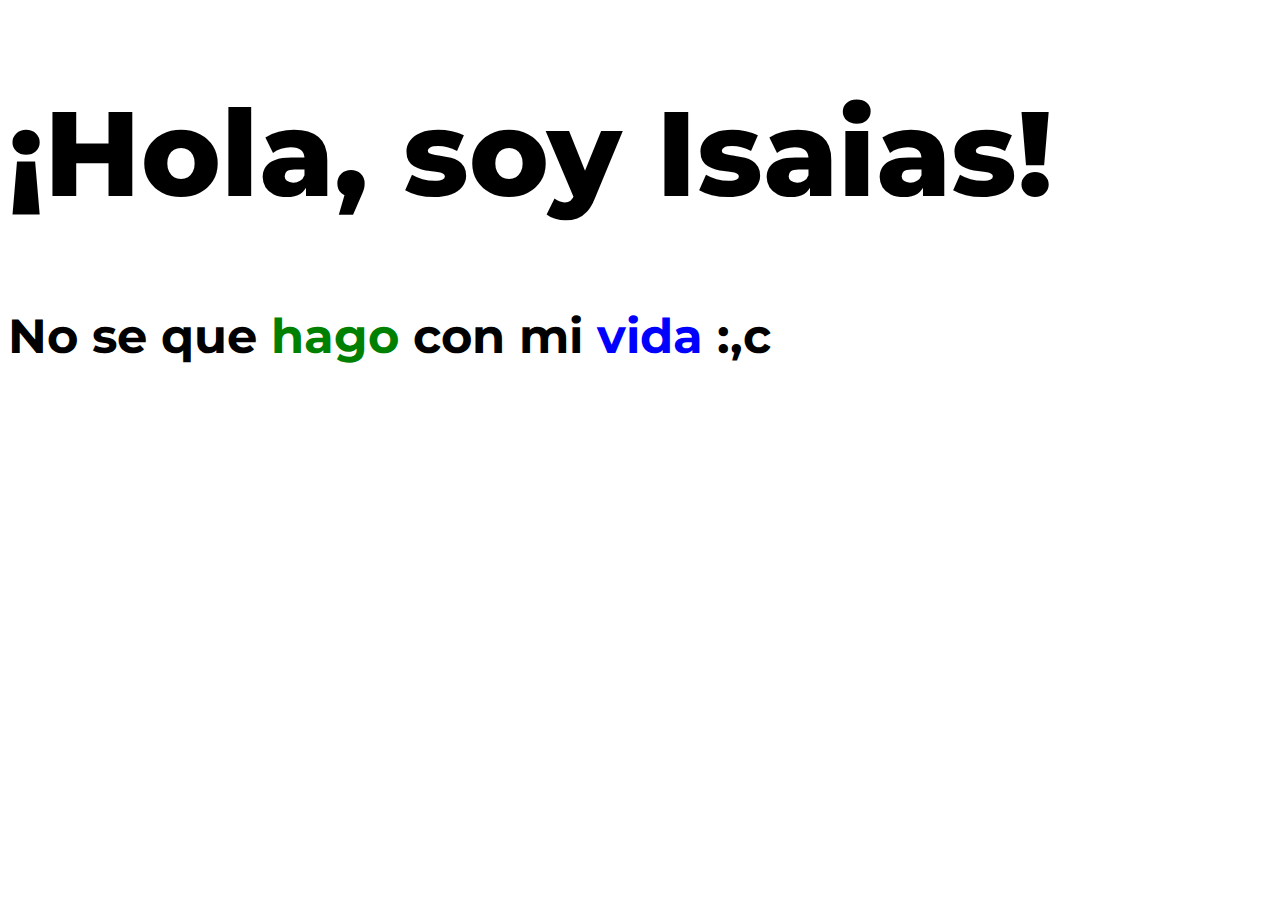
<file: ejercicio 1/index.html>
<!DOCTYPE html>
<html lang="en">
<head>
    <meta charset="UTF-8">
    <meta http-equiv="X-UA-Compatible" content="IE=edge">
    <meta name="viewport" content="width=device-width, initial-scale=1.0">
    <title>Document</title>
    <link rel="stylesheet" href="style.css">
    <link rel="preconnect" href="https://fonts.googleapis.com">
<link rel="preconnect" href="https://fonts.gstatic.com" crossorigin>
<link href="https://fonts.googleapis.com/css2?family=Montserrat:ital,wght@0,100;0,800;1,600;1,700&display=swap" rel="stylesheet">
</head>
<body>
    <h1 class="tc">¡Hola, soy Isaias!</h1>
    <p class="wea">No se que <span class="verde">hago</span> con mi <span class="azul">vida</span> :,c</p>
</body>
</html>
</file>
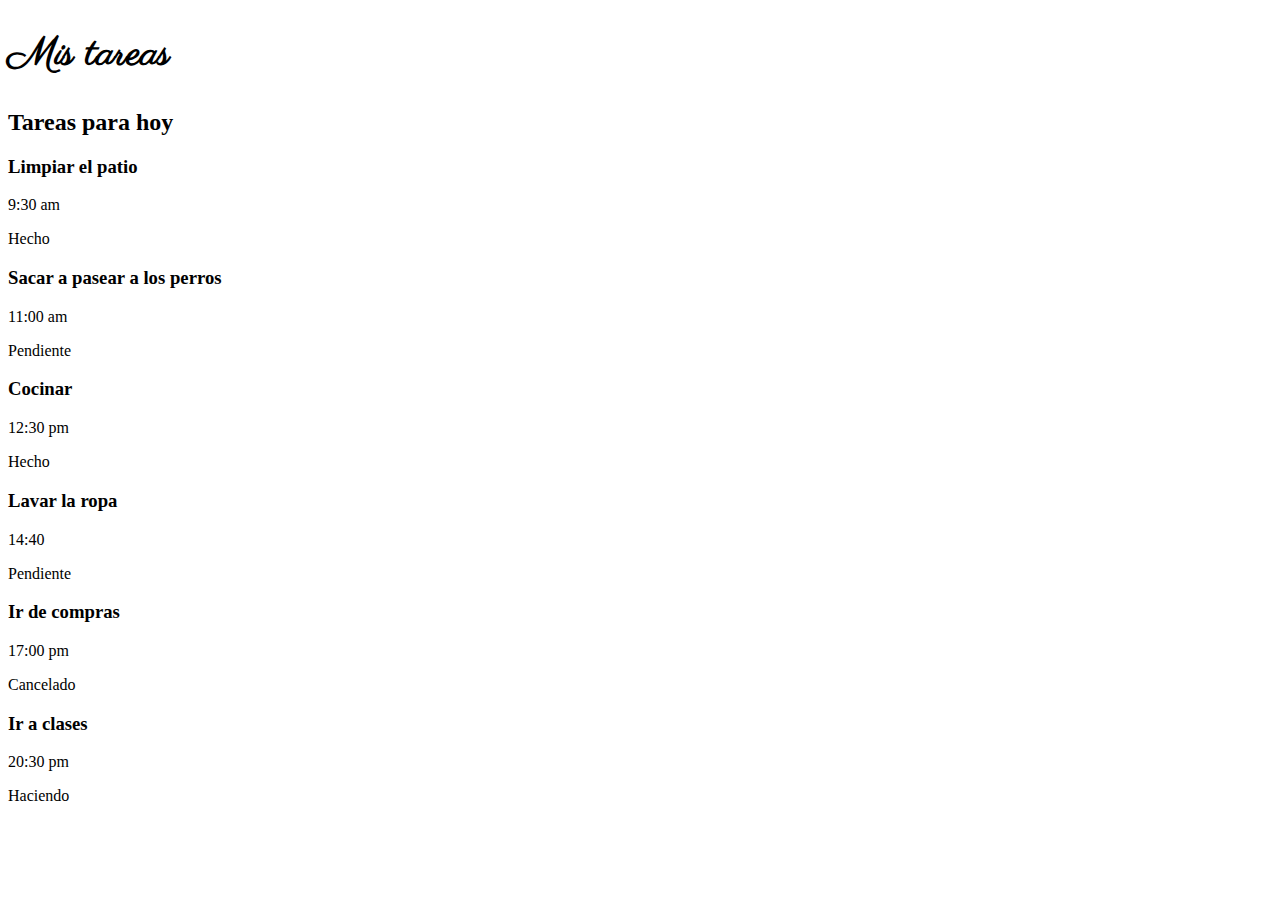
<file: ejercicio 10/index.html>
<!DOCTYPE html>
<html lang="en">
<head>
    <meta charset="UTF-8">
    <meta http-equiv="X-UA-Compatible" content="IE=edge">
    <meta name="viewport" content="width=device-width, initial-scale=1.0">
    <title>Document</title>
    <link rel="stylesheet" href="steyle.css">
    <link rel="preconnect" href="https://fonts.googleapis.com">
<link rel="preconnect" href="https://fonts.gstatic.com" crossorigin>
<link href="https://fonts.googleapis.com/css2?family=Parisienne&display=swap" rel="stylesheet">
</head>
<body>
    <h1 class="ti">Mis tareas</h1>
    <h2 class="tu">Tareas para hoy</h2>
        <h3 class="tex">Limpiar el patio</h3>
    <p class="ho">9:30 am</p>
            <span class="verde">Hecho</span>
        <h3 class="tex">Sacar a pasear a los perros</h3>
    <p class="ho">11:00 am</p>
            <span class="Azul">Pendiente</span>
        <h3 class="tex">Cocinar</h3>
    <p class="ho">12:30 pm</p>
            <span class="verde">Hecho</span>
        <h3 class="tex">Lavar la ropa</h3>
    <p class="ho">14:40</p>
            <span class="azul">Pendiente</span>
        <h3 class="tex">Ir de compras</h3>
    <p class="ho">17:00 pm</p>
           <span class="rojo">Cancelado</span>
        <h3 class="tex">Ir a clases</h3>
    <p class="ho">20:30 pm</p>
            <span class="naranja">Haciendo</span>
</body>
</html>
</file>
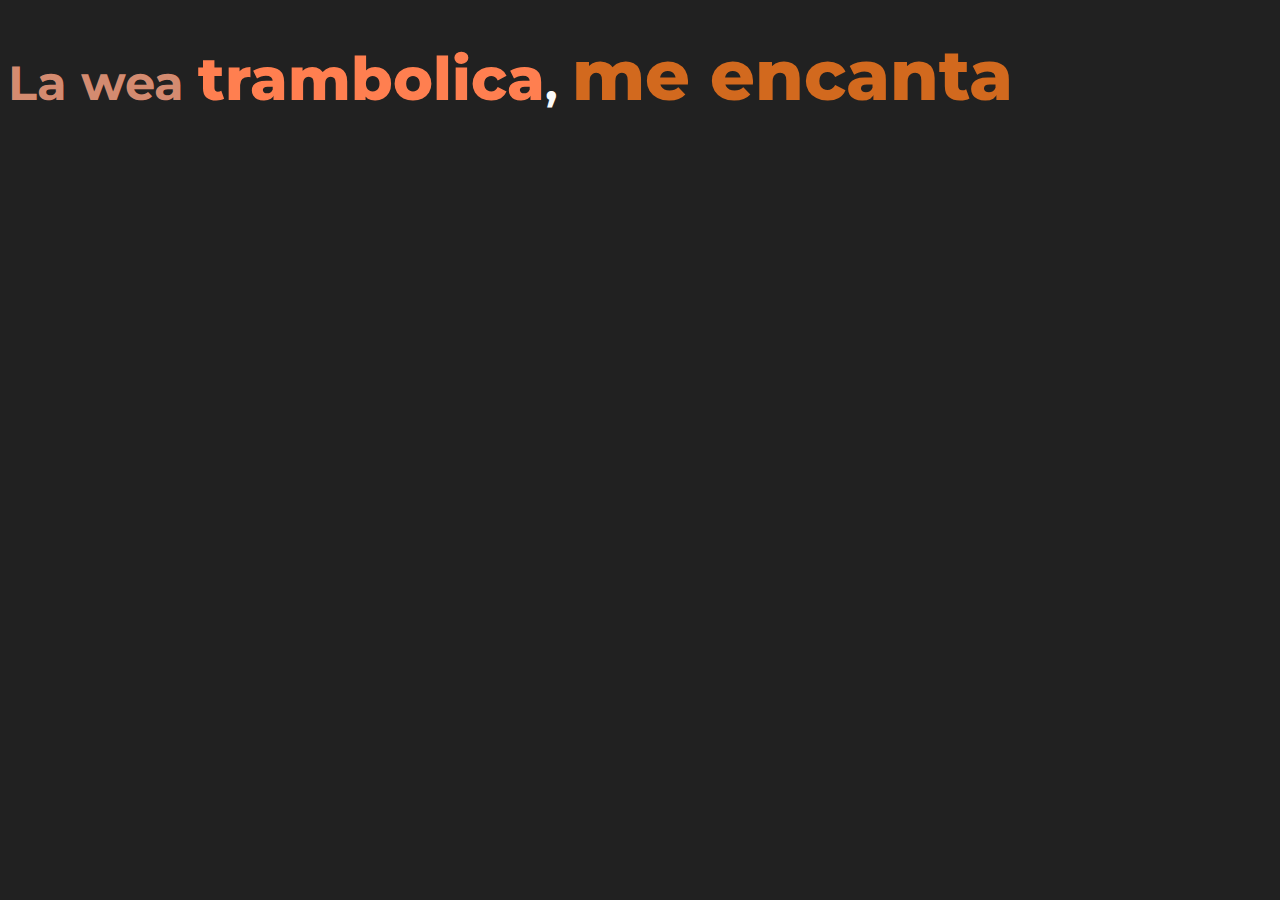
<file: ejercicio 2/index.html>
<!DOCTYPE html>
<html lang="en">
<head>
    <meta charset="UTF-8">
    <meta http-equiv="X-UA-Compatible" content="IE=edge">
    <meta name="viewport" content="width=device-width, initial-scale=1.0">
    <title>Document</title>
    <link rel="stylesheet" href="style.css">
    <link rel="preconnect" href="https://fonts.googleapis.com">
<link rel="preconnect" href="https://fonts.gstatic.com" crossorigin>
<link href="https://fonts.googleapis.com/css2?family=Montserrat:ital,wght@0,100;0,800;1,600;1,700&display=swap" rel="stylesheet">
</head>
<body>
    <h1 class="tc"> <span class="le">La wea </span><span class="colo"> trambolica</span>, <span class="we">me encanta</span></h1>
</body>
</html>
</file>
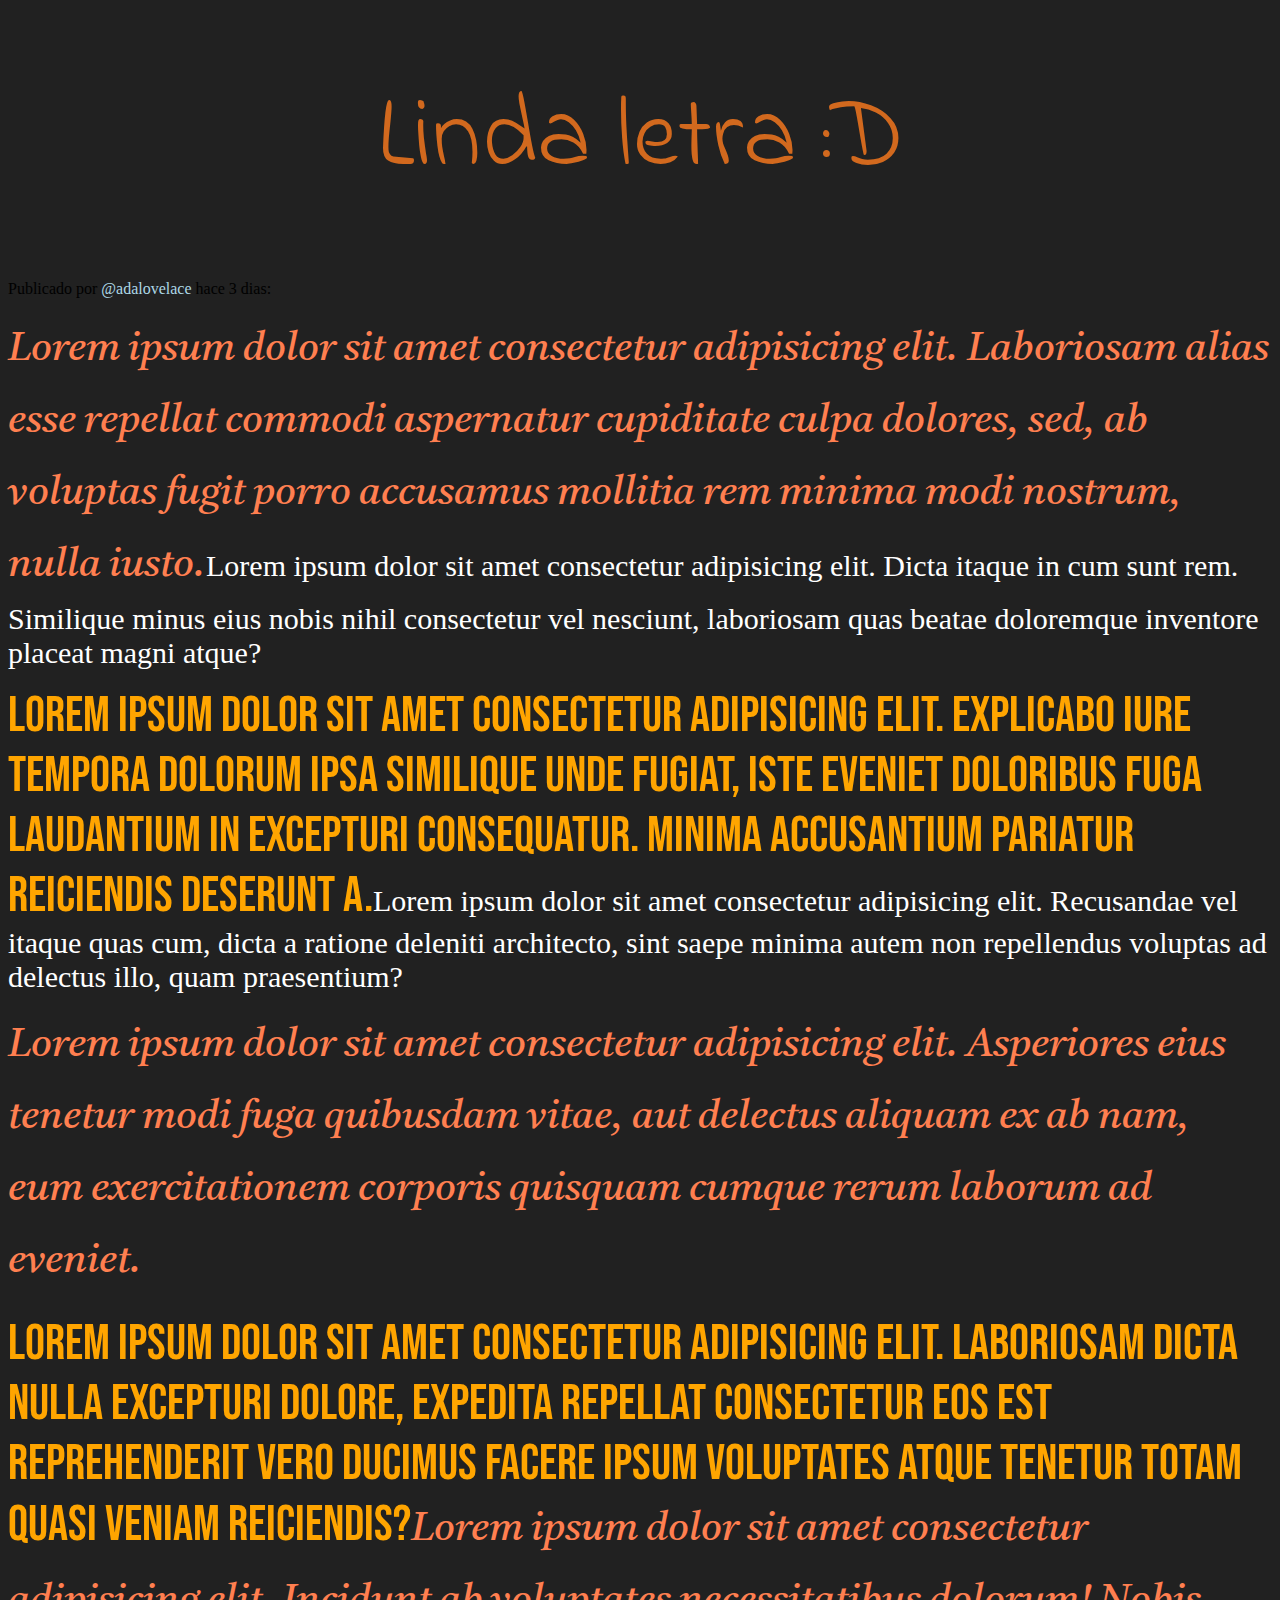
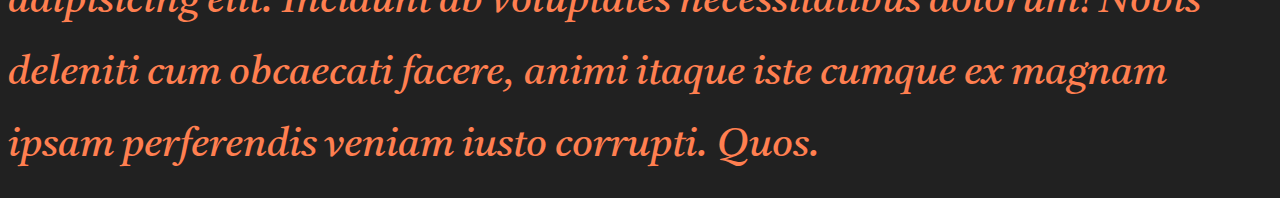
<file: ejercicio 3/index.html>
<!DOCTYPE html>
<html lang="en">
<head>
    <meta charset="UTF-8">
    <meta http-equiv="X-UA-Compatible" content="IE=edge">
    <meta name="viewport" content="width=device-width, initial-scale=1.0">
    <title>Document</title>
    <link rel="stylesheet" href="style.css">
    <link rel="preconnect" href="https://fonts.googleapis.com">
<link rel="preconnect" href="https://fonts.gstatic.com" crossorigin>
<link href="https://fonts.googleapis.com/css2?family=Indie+Flower&family=Montserrat:ital,wght@0,100;0,800;1,600;1,700&display=swap" rel="stylesheet">
<link rel="preconnect" href="https://fonts.googleapis.com">
<link rel="preconnect" href="https://fonts.gstatic.com" crossorigin>
<link href="https://fonts.googleapis.com/css2?family=Tiro+Kannada:ital@1&display=swap" rel="stylesheet">
<link rel="preconnect" href="https://fonts.googleapis.com">
<link rel="preconnect" href="https://fonts.gstatic.com" crossorigin>
<link href="https://fonts.googleapis.com/css2?family=Bebas+Neue&family=Tiro+Kannada:ital@1&display=swap" rel="stylesheet">
</head>
<body>
    <h1 class="h">Linda letra :D</h1>
    <p class="q">Publicado por <a class="r" href="">@adalovelace</a> hace 3 dias:</p>

    <p><span class="topo">Lorem ipsum dolor sit amet consectetur adipisicing elit. Laboriosam alias esse repellat commodi aspernatur cupiditate culpa dolores, sed, ab voluptas fugit porro accusamus mollitia rem minima modi nostrum, nulla iusto.</span><span class="te">Lorem ipsum dolor sit amet consectetur adipisicing elit. Dicta itaque in cum sunt rem. Similique minus eius nobis nihil consectetur vel nesciunt, laboriosam quas beatae doloremque inventore placeat magni atque?</span></p>

    <p><span class="pata">Lorem ipsum dolor sit amet consectetur adipisicing elit. Explicabo iure tempora dolorum ipsa similique unde fugiat, iste eveniet doloribus fuga laudantium in excepturi consequatur. Minima accusantium pariatur reiciendis deserunt a.</span><span class="te">Lorem ipsum dolor sit amet consectetur adipisicing elit. Recusandae vel itaque quas cum, dicta a ratione deleniti architecto, sint saepe minima autem non repellendus voluptas ad delectus illo, quam praesentium?</span></p>

    <p><span class="topo">Lorem ipsum dolor sit amet consectetur adipisicing elit. Asperiores eius tenetur modi fuga quibusdam vitae, aut delectus aliquam ex ab nam, eum exercitationem corporis quisquam cumque rerum laborum ad eveniet.</span></p>

    <p><span class="pata">Lorem ipsum dolor sit amet consectetur adipisicing elit. Laboriosam dicta nulla excepturi dolore, expedita repellat consectetur eos est reprehenderit vero ducimus facere ipsum voluptates atque tenetur totam quasi veniam reiciendis?</span><span class="topo">Lorem ipsum dolor sit amet consectetur adipisicing elit. Incidunt ab voluptates necessitatibus dolorum! Nobis deleniti cum obcaecati facere, animi itaque iste cumque ex magnam ipsam perferendis veniam iusto corrupti. Quos.</span></p>

    
</body>
</html>
</file>
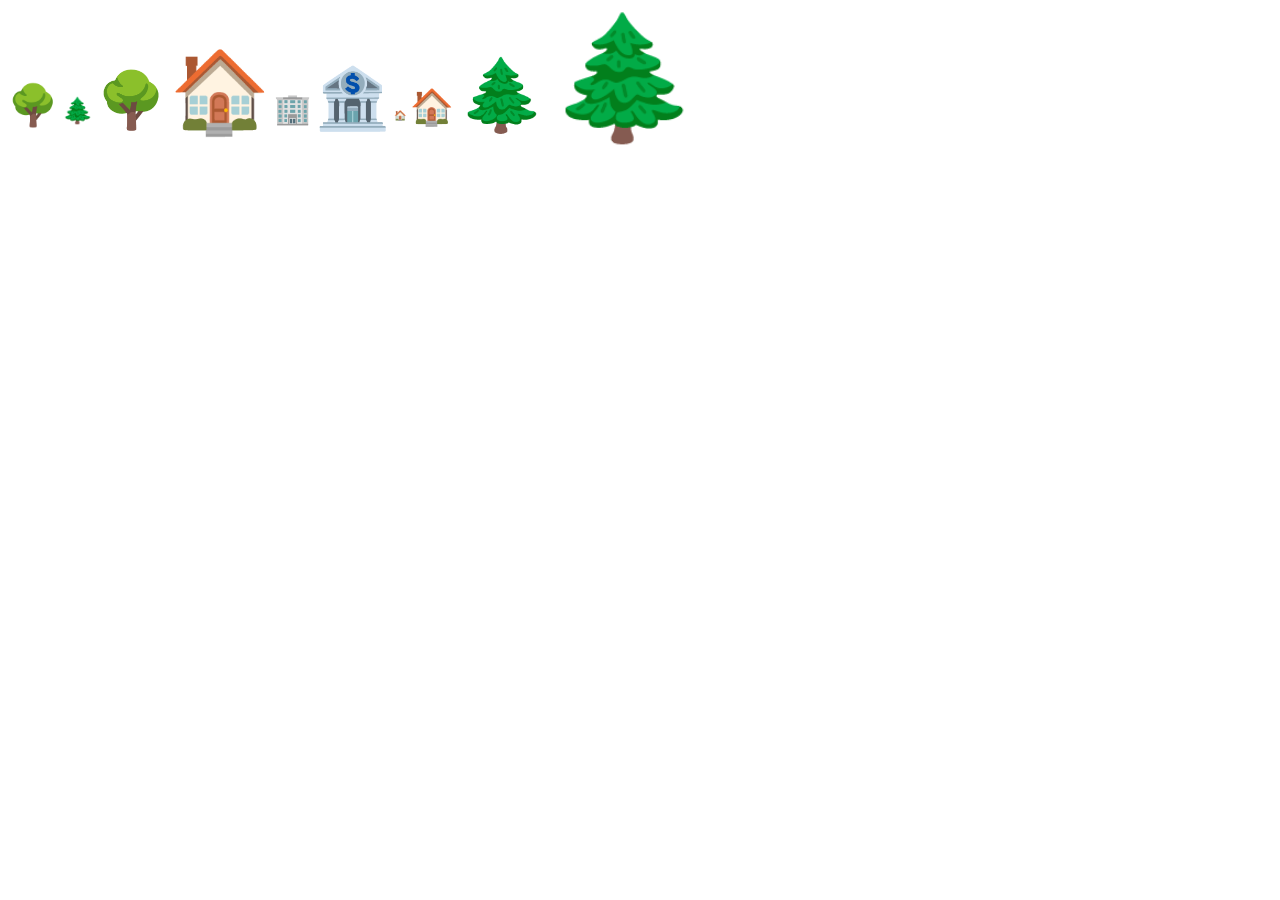
<file: ejercicio 4/index.html>
<!DOCTYPE html>
<html lang="en">
<head>
    <meta charset="UTF-8">
    <meta http-equiv="X-UA-Compatible" content="IE=edge">
    <meta name="viewport" content="width=device-width, initial-scale=1.0">
    <title>Document</title>
    <link rel="stylesheet" href="style.css">
</head>
<body>
    <span class="uno">🌳</span>
    <span class="dos">🌲</span>
    <span class="tres">🌳</span>
    <span class="cuatro">🏠</span>
    <span class="cinco">🏢</span>
    <span class="seis">🏦</span>
    <span class="siete">🏠</span>
    <span class="ocho">🏠</span>
    <span class="nueve">🌲</span>
    <span class="diez">🌲</span>
</body>
</html>
</file>
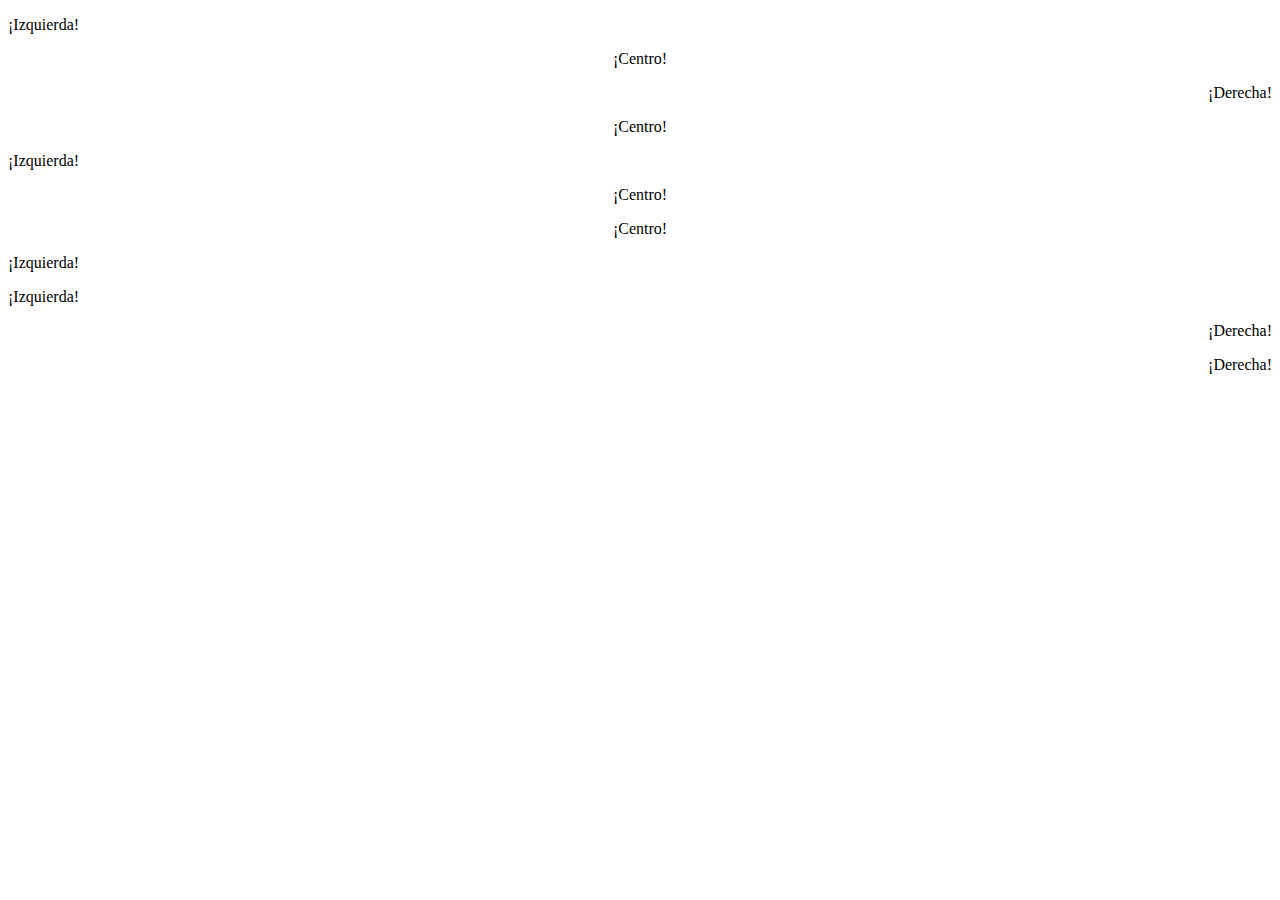
<file: ejercicio 5/index.html>
<!DOCTYPE html>
<html lang="en">
<head>
    <meta charset="UTF-8">
    <meta http-equiv="X-UA-Compatible" content="IE=edge">
    <meta name="viewport" content="width=device-width, initial-scale=1.0">
    <title>Document</title>
    <link rel="stylesheet" href="style.css">
</head>
<body>
        <p class="iz">¡Izquierda!</p>
        <p class="cen">¡Centro!</p> 
        <p class="der">¡Derecha!</p> 
        <p class="cen">¡Centro!</p> 
        <p class="iz">¡Izquierda!</p> 
        <p class="cen">¡Centro!</p> 
        <p class="cen">¡Centro!</p> 
        <p class="iz">¡Izquierda!</p> 
        <p class="iz">¡Izquierda!</p> 
        <p class="der">¡Derecha!</p> 
        <p class="der">¡Derecha!</p> 
</body>
</html>
</file>
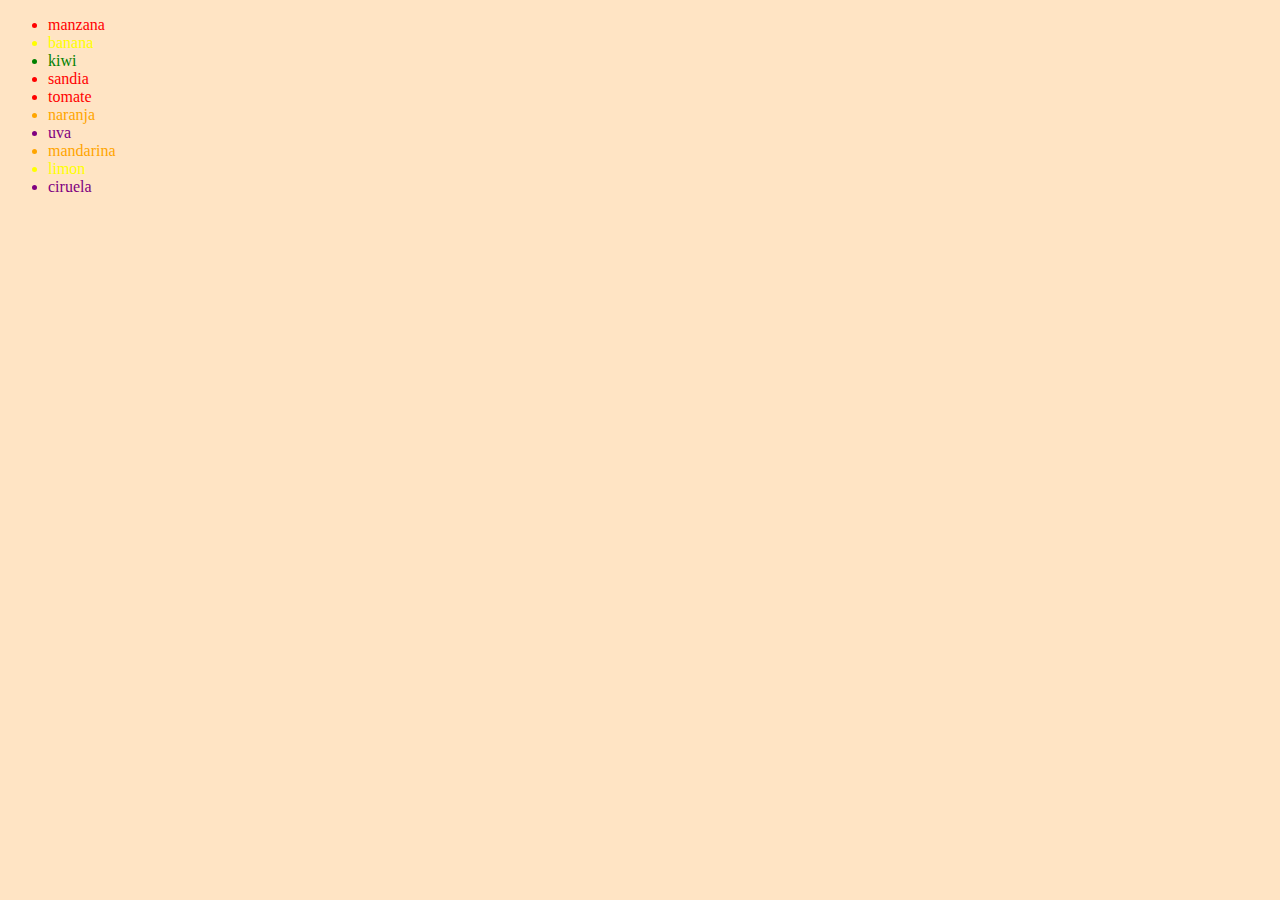
<file: ejercicio 6/index.html>
<!DOCTYPE html>
<html lang="en">
<head>
    <meta charset="UTF-8">
    <meta http-equiv="X-UA-Compatible" content="IE=edge">
    <meta name="viewport" content="width=device-width, initial-scale=1.0">
    <title>Document</title>
    <link rel="stylesheet" href="style.css">
</head>
<body>
    <ul>
        <li class="rojo">manzana</li>
        <li class="amarillo">banana</li>
        <li class="verde">kiwi</li>
        <li class="rojo">sandia</li>
        <li class="rojo">tomate</li>
        <li class="naranja">naranja</li>
        <li class="morado">uva</li>
        <li class="naranja">mandarina</li>
        <li class="amarillo">limon</li>
        <li class="morado">ciruela</li>
    </ul>
    
</body>
</html>
</file>
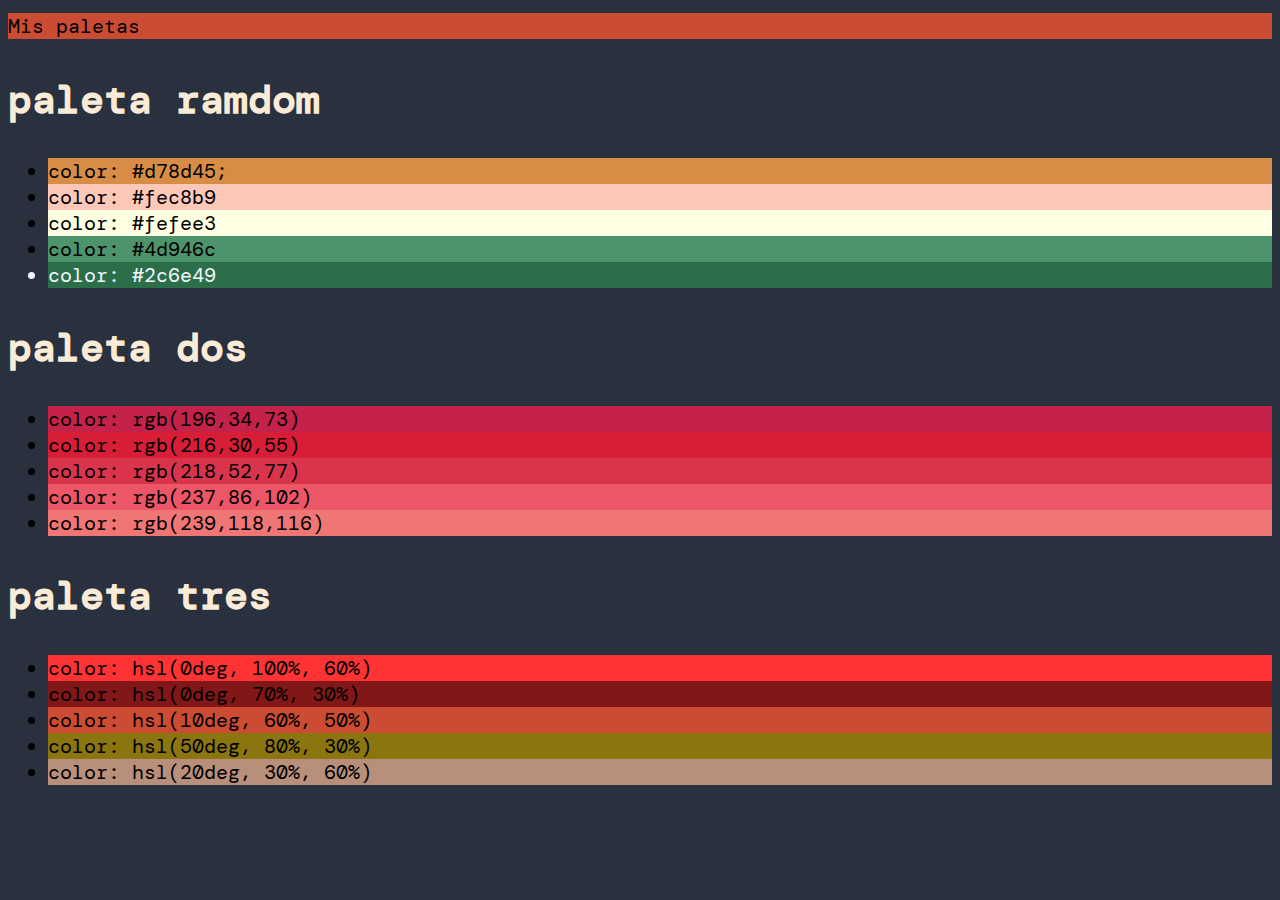
<file: ejercicio 7/index.html>
<!DOCTYPE html>
<html lang="en">
<head>
    <meta charset="UTF-8">
    <meta http-equiv="X-UA-Compatible" content="IE=edge">
    <meta name="viewport" content="width=device-width, initial-scale=1.0">
    <title>Document</title>
    <link rel="stylesheet" href="style.css">
    <link rel="preconnect" href="https://fonts.googleapis.com">
<link rel="preconnect" href="https://fonts.gstatic.com" crossorigin>
<link href="https://fonts.googleapis.com/css2?family=DM+Mono:ital,wght@0,300;0,400;0,500;1,300;1,400;1,500&display=swap" rel="stylesheet">
</head>
<body>
    <h1 class="ti">Mis paletas</h1>
    <h2 class="pro">paleta ramdom</h2>
    <ul>
        <li class="uno">color: #d78d45;</li>
        <li class="dos">color: #fec8b9</li>
        <li class="tres">color: #fefee3</li>
        <li class="cuatro">color: #4d946c</li>
        <li class="cinco">color: #2c6e49</li>
    </ul>
    <h2 class="pro">paleta dos</h2>
    <ul>
        <li class="wa">color: rgb(196,34,73)</li>
        <li class="we">color: rgb(216,30,55)</li>
        <li class="wi">color: rgb(218,52,77)</li>
        <li class="wo">color: rgb(237,86,102)</li>
        <li class="wu">color: rgb(239,118,116)</li>
    </ul>
    <h2 class="pro">paleta tres</h2>
    <ul>
        <li class="ta">color: hsl(0deg, 100%, 60%)</li>
        <li class="te">color: hsl(0deg, 70%, 30%)</li>
        <li class="ti">color: hsl(10deg, 60%, 50%)</li>
        <li class="to">color: hsl(50deg, 80%, 30%)</li>
        <li class="tu">color: hsl(20deg, 30%, 60%)</li>
    </ul>
</body>
</html>
</file>
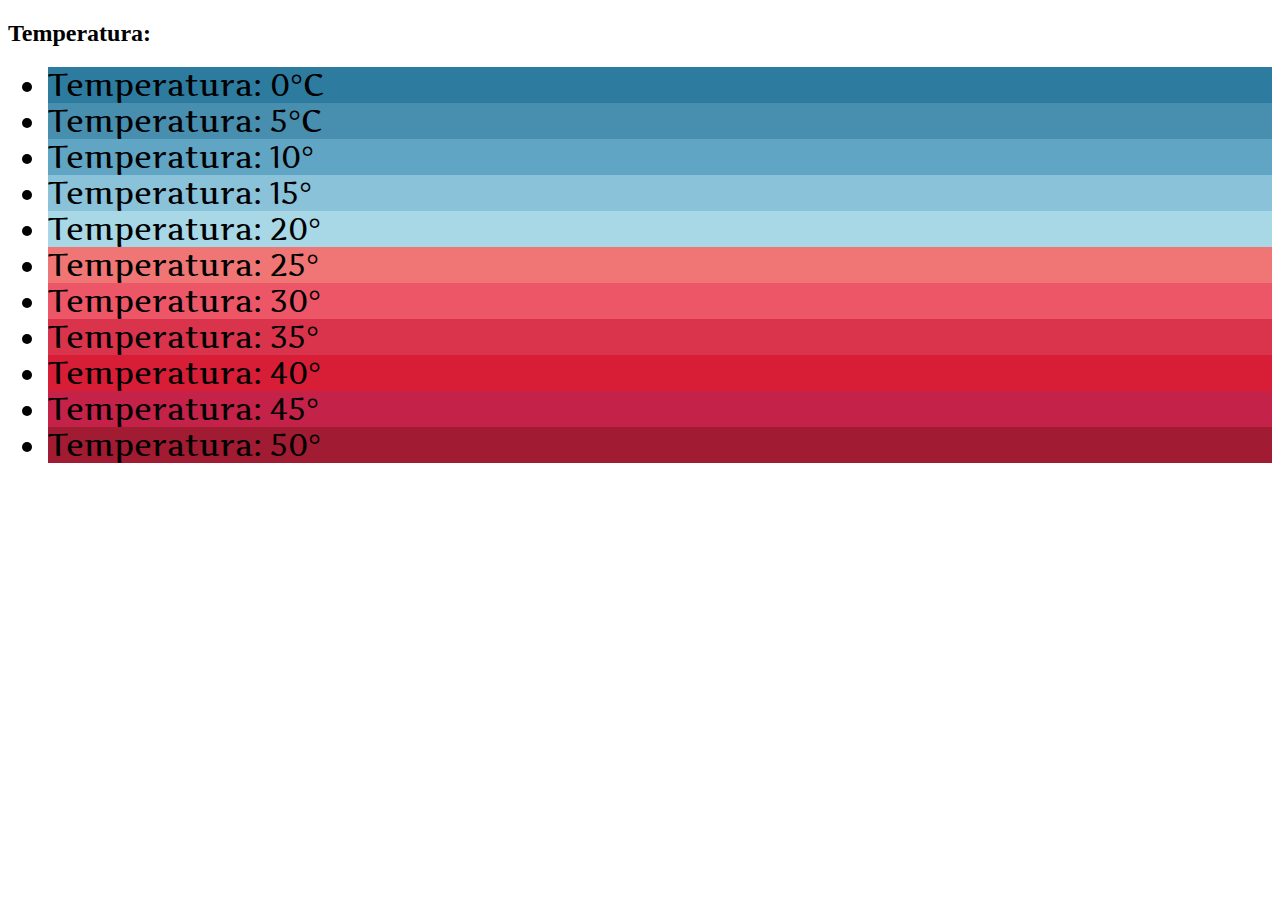
<file: ejercicio 8/index.html>
<!DOCTYPE html>
<html lang="en">
<head>
    <meta charset="UTF-8">
    <meta http-equiv="X-UA-Compatible" content="IE=edge">
    <meta name="viewport" content="width=device-width, initial-scale=1.0">
    <title>Document</title>
    <link rel="stylesheet" href="style.css">
    <link rel="preconnect" href="https://fonts.googleapis.com">
<link rel="preconnect" href="https://fonts.gstatic.com" crossorigin>
<link href="https://fonts.googleapis.com/css2?family=Artifika&display=swap" rel="stylesheet">
</head>
<body>
    <h2>Temperatura:</h2>
    <ul>
        <li class="uno">Temperatura: 0°C</li>
        <li class="dos">Temperatura: 5°C</li>
        <li class="tres">Temperatura: 10°</li>
        <li class="cuatro">Temperatura: 15°</li>
        <li class="cinco">Temperatura: 20°</li>
        <li class="seis">Temperatura: 25°</li>
        <li class="siete">Temperatura: 30°</li>
        <li class="ocho">Temperatura: 35°</li>
        <li class="nueve">Temperatura: 40°</li>
        <li class="diez">Temperatura: 45°</li>
        <li class="once">Temperatura: 50°</li>
    </ul>
    
</body>
</html>
</file>
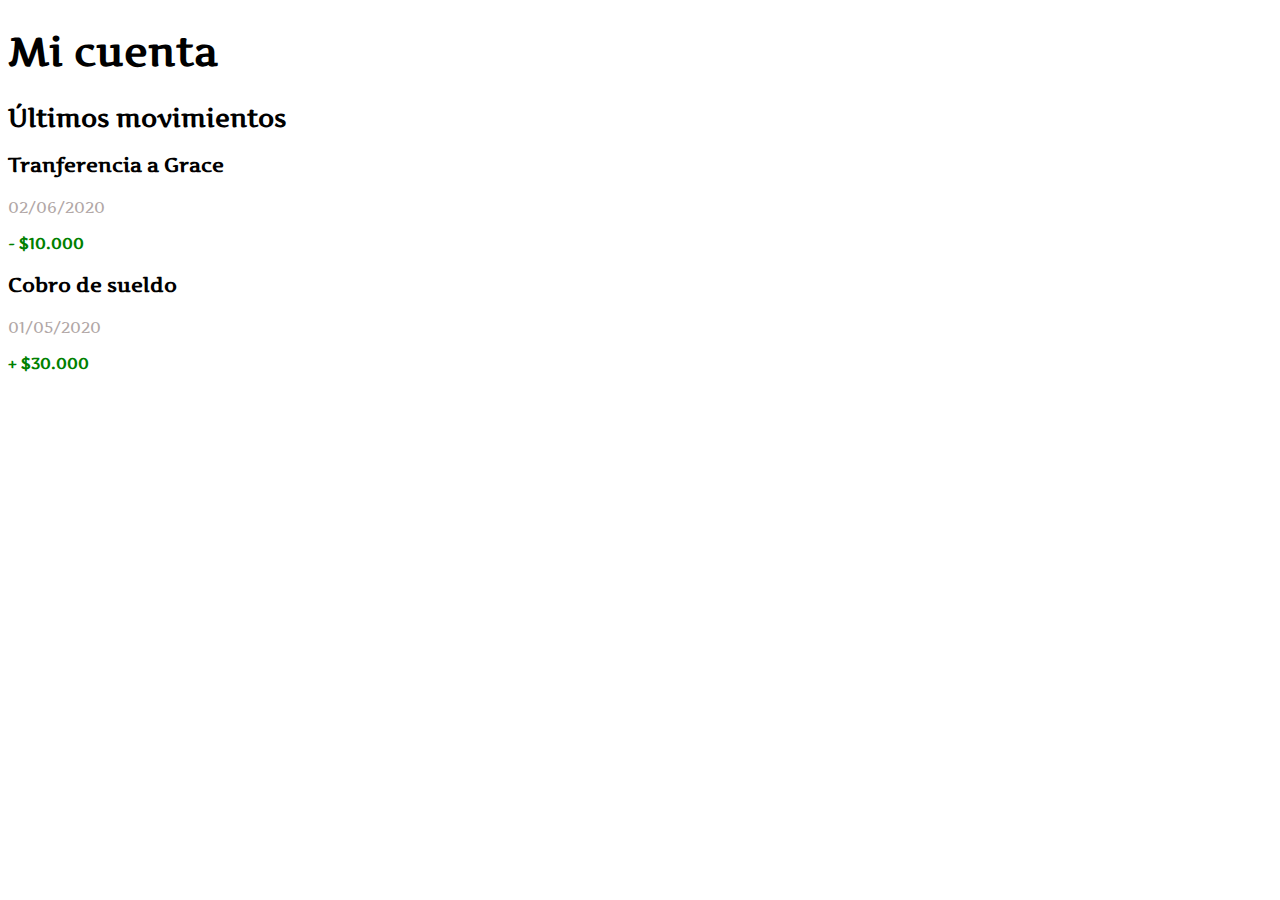
<file: ejercicio 9/index.html>
<!DOCTYPE html>
<html lang="en">
<head>
    <meta charset="UTF-8">
    <meta http-equiv="X-UA-Compatible" content="IE=edge">
    <meta name="viewport" content="width=, initial-scale=1.0">
    <title>Document</title>
    <link rel="stylesheet" href="style.css">
    <link rel="preconnect" href="https://fonts.googleapis.com">
<link rel="preconnect" href="https://fonts.gstatic.com" crossorigin>
<link href="https://fonts.googleapis.com/css2?family=Artifika&display=swap" rel="stylesheet">

</head>
<body>
    <h1 class="ti">Mi cuenta</h1>
    <h2 class="tu">Últimos movimientos</h2>
    <h3 class="te">Tranferencia a Grace</h3>
    <p class="di">02/06/2020</p>
    <p class="mon">- $10.000</p>
    <h3 class="te">Cobro de sueldo</h3>
    <p class="di">01/05/2020</p>
    <p class="mon">+ $30.000</p>

    
</body>
</html>
</file>
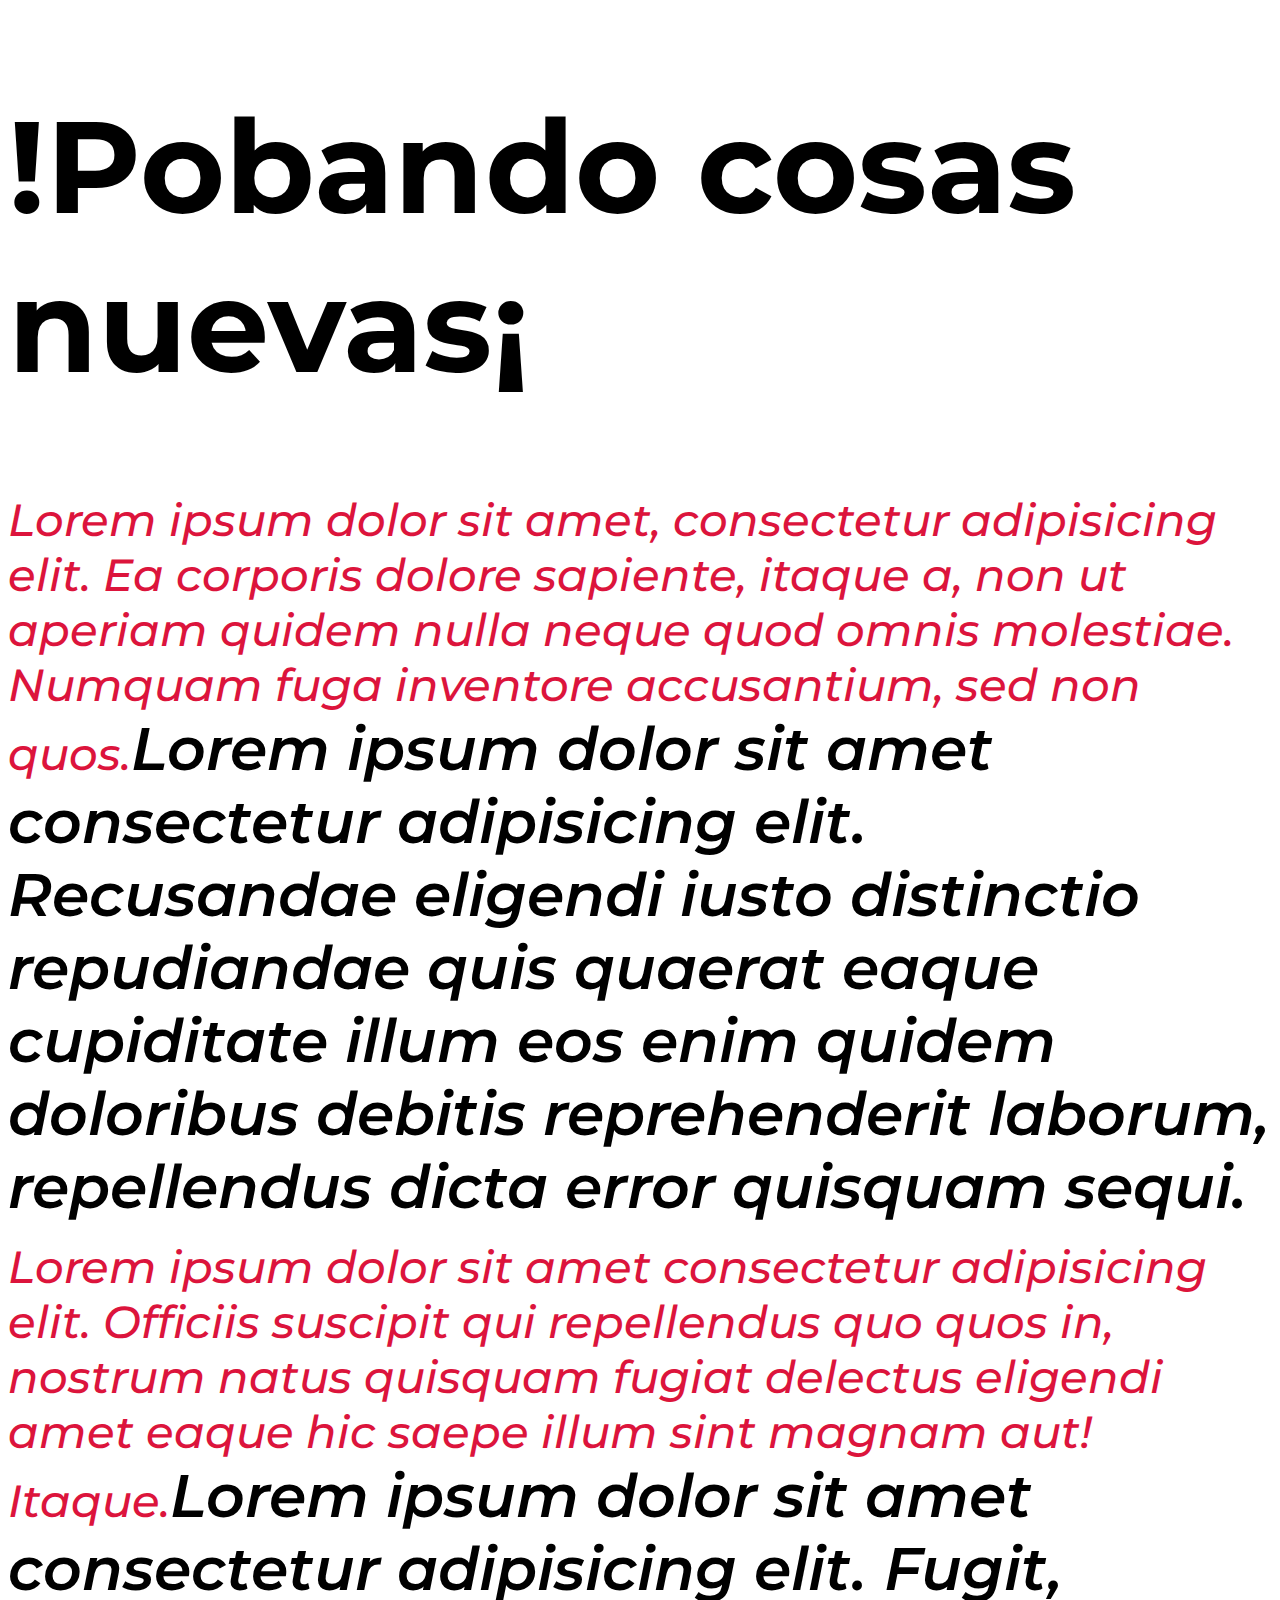
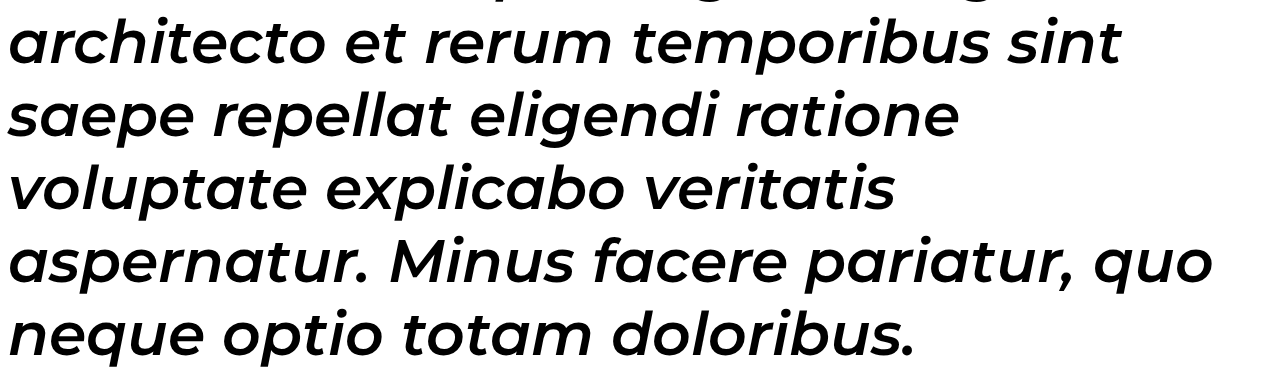
<file: probando/index.html>
<!DOCTYPE html>
<html lang="en">
<head>
    <meta charset="UTF-8">
    <meta http-equiv="X-UA-Compatible" content="IE=edge">
    <meta name="viewport" content="width=device-width, initial-scale=1.0">
    <title>Document</title>
    <link rel="stylesheet" href="styile.css">
    <link rel="preconnect" href="https://fonts.googleapis.com">
<link rel="preconnect" href="https://fonts.gstatic.com" crossorigin>
<link href="https://fonts.googleapis.com/css2?family=Montserrat:ital,wght@0,100;0,200;0,300;0,400;0,500;0,600;0,700;1,100;1,200;1,300;1,400;1,500;1,600;1,700&family=Tiro+Kannada:ital@1&display=swap" rel="stylesheet">
</head>
<body>
    <h1 class="tre">!Pobando cosas nuevas¡</h1>
        <p><span class="topo">Lorem ipsum dolor sit amet, consectetur adipisicing elit. Ea corporis dolore sapiente, itaque a, non ut aperiam quidem nulla neque quod omnis molestiae. Numquam fuga inventore accusantium, sed non quos.</span><span class="pata">Lorem ipsum dolor sit amet consectetur adipisicing elit. Recusandae eligendi iusto distinctio repudiandae quis quaerat eaque cupiditate illum eos enim quidem doloribus debitis reprehenderit laborum, repellendus dicta error quisquam sequi.</span></p>
        <p><span class="topo">Lorem ipsum dolor sit amet consectetur adipisicing elit. Officiis suscipit qui repellendus quo quos in, nostrum natus quisquam fugiat delectus eligendi amet eaque hic saepe illum sint magnam aut! Itaque.</span><span class="pata">Lorem ipsum dolor sit amet consectetur adipisicing elit. Fugit, architecto et rerum temporibus sint saepe repellat eligendi ratione voluptate explicabo veritatis aspernatur. Minus facere pariatur, quo neque optio totam doloribus.</span></p>
</body>
</html>
</file>
<file: ejercicio 1/style.css>
.tc{
    font-size: 120px;
    font-weight: 800;
    font-family:'Montserrat';
}
.wea{
    font-size: 48px;
    font-weight: 700;
    font-family: 'Montserrat';
}
.verde{
    color: green;
}
.azul{
    color: blue;
}
</file>
<file: ejercicio 10/steyle.css>
.ti{
    font-family: 'Parisienne';
    font-size: 40px;
}
</file>
<file: ejercicio 2/style.css>
body{
    background-color: #212121;
}
.tc{
    font-family: 'Montserrat';
    font-size: 48px;
    font-weight: 700;
    color: #FAFAFA;
}
.colo{
    font-size: 60px;
    font-weight: 800;
    color: coral;
}
.le{
    color: rgba(224, 147, 118, 0.945);
}
.we{
    font-size: 70px;
    font-weight: 800;
    color: chocolate;
}
</file>
<file: ejercicio 3/style.css>
body{
    background-color: #212121;
}
.h{
    font-family: 'Indie Flower';
    font-size: 100px;
    font-weight: 400;
    color: chocolate;
    text-align: center;

}
.r{
    color: lightblue;
    text-decoration: none;
}
.topo{
    font-family: 'Tiro Kannada';
    font-size: 40px;
    font-weight: 300;
    color: coral;
    font-style: italic;
}
.te{
    font-size: 30px;
    font-weight: 200;
    color: white;
}
.pata{
    font-family: 'Bebas Neue';
    font-size: 50px;

    font-weight: 500;
    color: orange;
}
</file>
<file: ejercicio 4/style.css>
.uno{
    font-size: 40px;
}
.dos{
    font-size: 25px;
}
.tres{
    font-size: 55px;
}
.cuatro{
    font-size: 80px;
}
.cinco{
    font-size: 30px;
}
.seis{
    font-size: 60px;
}
.siete{
    font-size: 10px;
}
.ocho{
    font-size: 35px;
}
.nueve{
    font-size: 70px;
}
.diez{
    font-size: 120px;
}
</file>
<file: ejercicio 5/style.css>
.iz{
    text-align: left;
}
.cen{
    text-align: center;
}
.der{
    text-align: right;
}
</file>
<file: ejercicio 6/style.css>
body{
    background-color: bisque;
}
.rojo{
    color: red;
}
.amarillo{
    color: yellow;
}
.naranja{
    color: orange;
}
.morado{
    color: purple;
}
.verde{
    color: green;
}
</file>
<file: ejercicio 7/style.css>
body{
    background-color: #29303e;
}
.ti{
    font-family: 'DM Mono';
    font-size: 80px;
    font-weight: 400;
    
}
.pro{
    font-family: 'DM Mono';
    font-size: 40px;
    color: antiquewhite;
}
.uno{
    font-family: 'DM Mono';
    font-size: 20px;
    background-color: #d78d45;;
}
.dos{
    font-family: 'DM Mono';
    font-size: 20px;
    background-color: #fec8b9;
}
.tres{
    font-family: 'DM Mono';
    font-size: 20px;
    background-color: #fefee3;
}
.cuatro{
    font-family: 'DM Mono';
    font-size: 20px;
    background-color: #4d946c;
}
.cinco{
    font-family: 'DM Mono';
    font-size: 20px;
    background-color: #2c6e49;
    color: aliceblue;
}
.wa{
    font-family: 'DM Mono';
    font-size: 20px;
    background-color: rgb(196,34,73);
}
.we{
    font-family: 'DM Mono';
    font-size: 20px;
    background-color: rgb(216,30,55);
}
.wi{
    font-family: 'DM Mono';
    font-size: 20px;
    background-color: rgb(218,52,77);
}
.wo{
    font-family: 'DM Mono';
    font-size: 20px;
    background-color: rgb(237,86,102);
}
.wu{
    font-family: 'DM Mono';
    font-size: 20px;
    background-color: rgb(239,118,116);
}
.ta{
    font-family: 'DM Mono';
    font-size: 20px;
    background-color: hsl(0deg, 100%, 60%);
}
.te{
    font-family: 'DM Mono';
    font-size: 20px;
    background-color: hsl(0deg, 70%, 30%);

}
.ti{
    font-family: 'DM Mono';
    font-size: 20px;
    background-color: hsl(10deg, 60%, 50%);
}
.to{
    font-family: 'DM Mono';
    font-size: 20px;
    background-color: hsl(50deg, 80%, 30%);
}
.tu{
    font-family: 'DM Mono';
    font-size: 20px;
    background-color: hsl(20deg, 30%, 60%);
}
</file>
<file: ejercicio 8/style.css>
.uno{
    font-family: 'Artifika';
    font-size: 30px;
    background-color: #2d7ca0;
}
.dos{
    font-family: 'Artifika';
    font-size: 30px;
    background-color: #478eaf;
}
.tres{
    font-family: 'Artifika';
    font-size: 30px;
    background-color: #60a5c3;
}
.cuatro{
    font-family: 'Artifika';
    font-size: 30px;
    background-color: #89c2d9;
}
.cinco{
    font-family: 'Artifika';
    font-size: 30px;
    background-color: #a8d7e5;
}
.seis{
    font-family: 'Artifika';
    font-size: 30px;
    background-color: #ef7674;
}
.siete{
    font-family: 'Artifika';
    font-size: 30px;
    background-color: #ed5666;
}
.ocho{
    font-family: 'Artifika';
    font-size: 30px;
    background-color: #da344d;
}
.nueve{
    font-family: 'Artifika';
    font-size: 30px;
    background-color: #d81e37;
}
.diez{
    font-family: 'Artifika';
    font-size: 30px;
    background-color: #c42249;
}
.once{
    font-family: 'Artifika';
    font-size: 30px;
    background-color: #a11c32;
}
</file>
<file: ejercicio 9/style.css>
.ti{
    font-family: 'Artifika';
    font-size: 40px;
}
.tu{
    font-family: 'Artifika';
    font-size: 25px;
}
.te{
    font-family: 'Artifika';
    font-size: 20px;
}
.di{
    font-weight: 400;
    font-family: 'Artifika';
    color: #b1a7a6;
}
.mon{
    color: green;
    font-family: 'Artifika';
    font-weight: 600;
}
</file>
<file: probando/styile.css>
.tre{
    font-family: 'Montserrat';
    font-size: 130px;
    font-weight: 700;

}
.topo{
    font-family: 'Montserrat';
    font-size: 45px;
    font-weight: 500;
    font-style: italic;
    color: crimson;
}
.pata{
    font-family: 'Montserrat';
    font-size: 60px;
    font-weight: 600;
    font-style: oblique;
}
</file>
